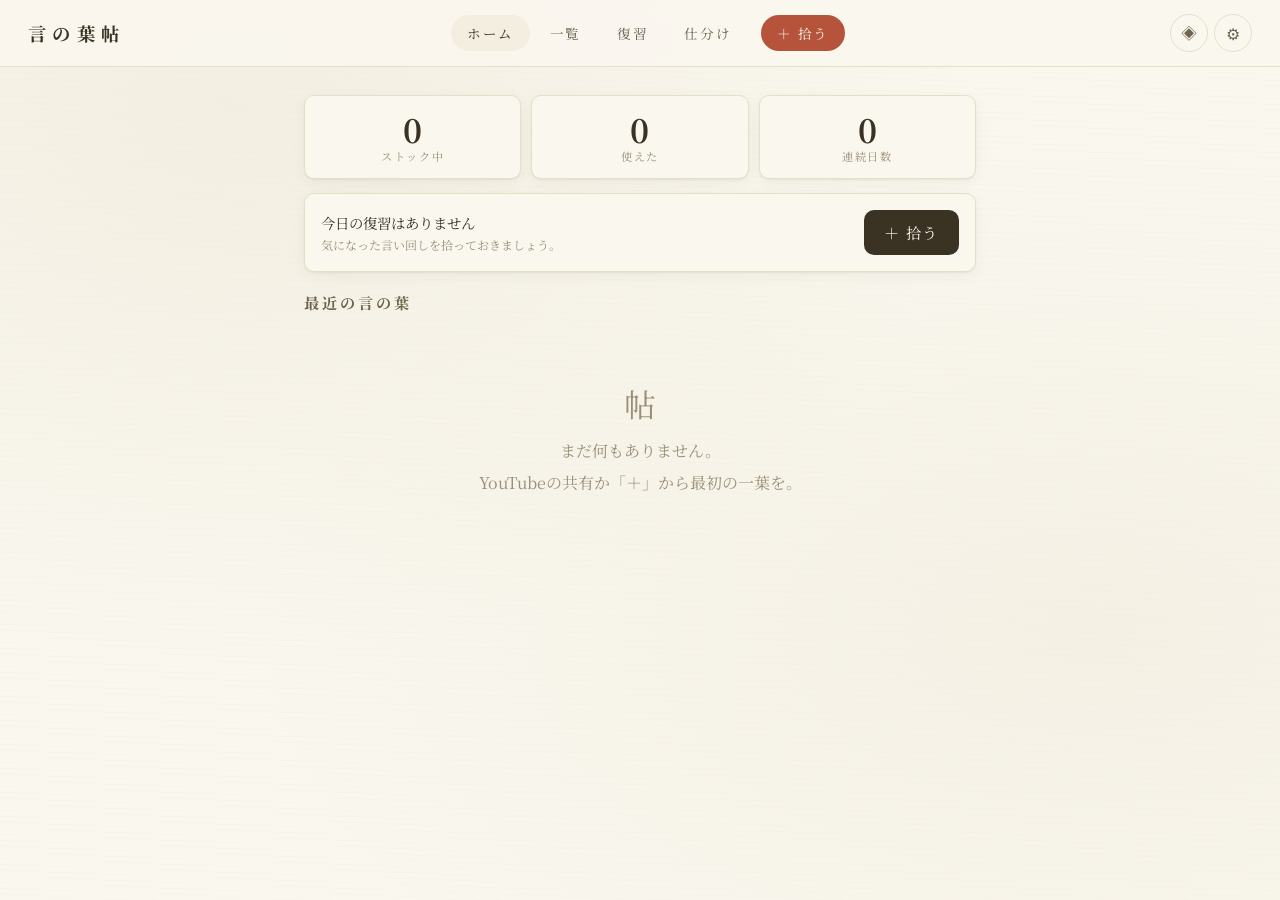
<file: index.html>
<!DOCTYPE html>
<html lang="ja">
<head>
  <meta charset="UTF-8">
  <meta name="viewport" content="width=device-width, initial-scale=1, viewport-fit=cover">
  <meta name="theme-color" content="#FAF7EF">
  <meta name="description" content="見聞きした良い言い回しをワンタップでストックし、間隔反復で定着させるフレーズ帳">
  <title>言の葉帖 — Phrase Stock</title>
  <link rel="manifest" href="./manifest.json">
  <link rel="icon" href="./icons/icon-192.png" type="image/png">
  <link rel="apple-touch-icon" href="./icons/icon-192.png">
  <link rel="preconnect" href="https://fonts.googleapis.com">
  <link rel="preconnect" href="https://fonts.gstatic.com" crossorigin>
  <link href="https://fonts.googleapis.com/css2?family=Noto+Serif+JP:wght@400;500;700&display=swap" rel="stylesheet">
  <link rel="stylesheet" href="./css/style.css">
</head>
<body>
  <header class="app-header">
    <a class="brand" href="#/home">言の葉帖</a>
    <nav class="desktop-nav" aria-label="メインナビゲーション(PC)">
      <a href="#/home" data-route="home">ホーム</a>
      <a href="#/gallery" data-route="gallery">一覧</a>
      <a href="#/review" data-route="review">復習<span class="badge review-badge" hidden></span></a>
      <a href="#/sort" data-route="sort">仕分け<span class="badge sort-badge" hidden></span></a>
      <a href="#/capture" data-route="capture" class="nav-capture">＋ 拾う</a>
    </nav>
    <div class="header-actions">
      <button id="btn-flow" class="icon-btn" title="流し見ビュー" aria-label="流し見ビュー">◈</button>
      <button id="btn-settings" class="icon-btn" title="設定" aria-label="設定">⚙</button>
    </div>
  </header>

  <main id="view" aria-live="polite"></main>

  <nav class="tabbar" aria-label="メインナビゲーション">
    <a href="#/home" data-route="home"><span class="tab-icon">◻</span>ホーム</a>
    <a href="#/gallery" data-route="gallery"><span class="tab-icon">▤</span>一覧</a>
    <a href="#/capture" data-route="capture" class="tab-fab" aria-label="キャプチャ">＋</a>
    <a href="#/review" data-route="review"><span class="tab-icon">↻</span>復習<span class="badge review-badge" hidden></span></a>
    <a href="#/sort" data-route="sort"><span class="tab-icon">✎</span>仕分け<span class="badge sort-badge" hidden></span></a>
  </nav>

  <dialog id="settings-dialog">
    <form method="dialog" class="settings-form">
      <h2>設定</h2>
      <label for="gemini-key">Gemini APIキー</label>
      <input type="password" id="gemini-key" placeholder="AIza..." autocomplete="off">
      <p class="hint">仕分けタイムのタグ自動提案に使います。キーは端末内(localStorage)にのみ保存されます。<a href="https://aistudio.google.com/apikey" target="_blank" rel="noopener">取得はこちら</a></p>
      <div class="settings-row">
        <button type="button" id="btn-export" class="ghost-btn">データ書き出し</button>
        <button type="button" id="btn-import" class="ghost-btn">読み込み</button>
        <input type="file" id="import-file" accept="application/json" hidden>
      </div>
      <p class="hint">Androidでは「ホーム画面に追加」すると、YouTubeアプリの共有メニューから直接この帖に送れるようになります。</p>
      <div class="settings-row settings-row--end">
        <button value="cancel" class="ghost-btn">閉じる</button>
        <button value="save" id="btn-save-settings" class="primary-btn">保存</button>
      </div>
    </form>
  </dialog>

  <div id="toast" class="toast" hidden></div>

  <script type="module" src="./js/app.js"></script>
</body>
</html>
</file>
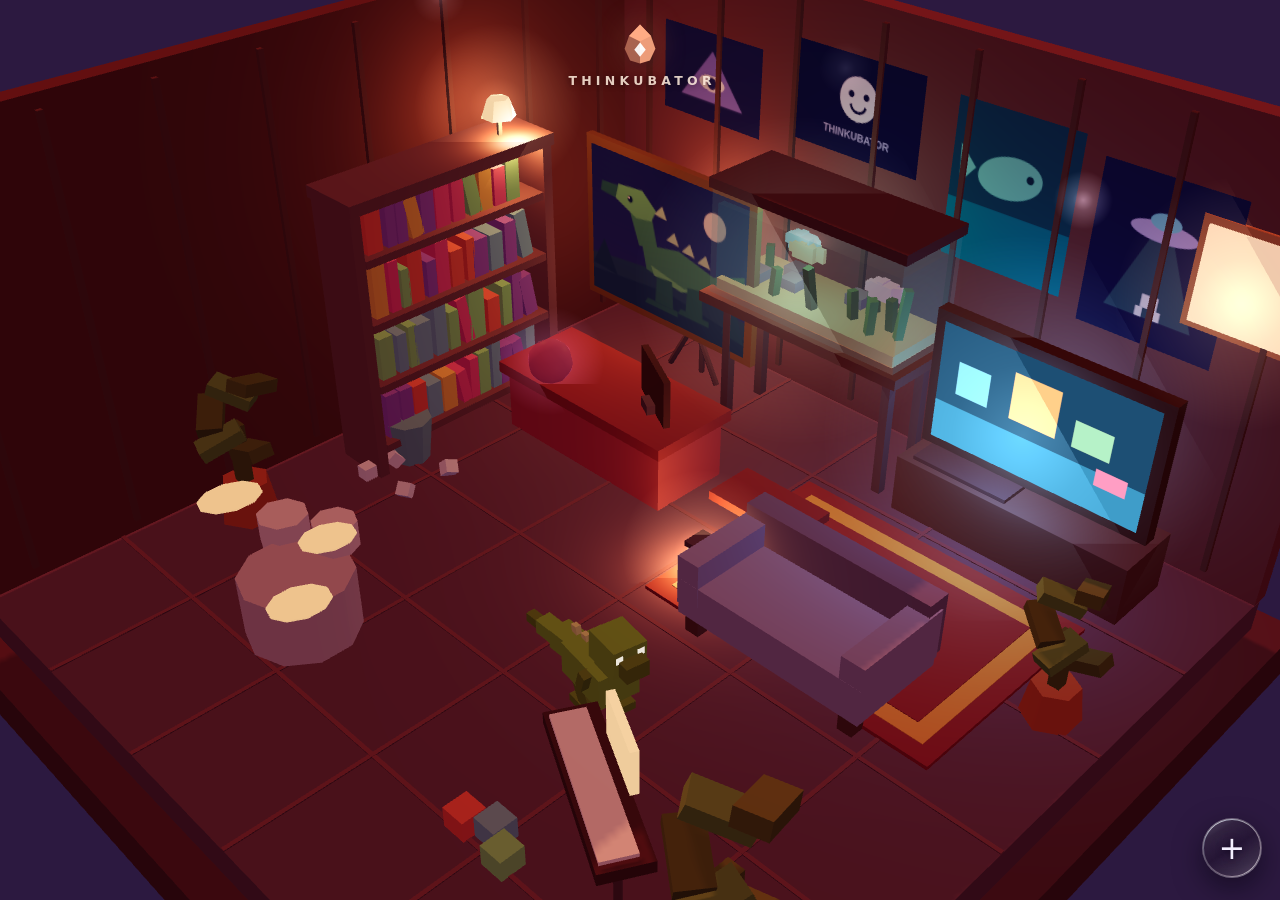
<file: room/index.html>
<!doctype html>
<html lang="en">
  <head>
    <meta charset="utf-8" />
    <meta
      name="viewport"
      content="width=device-width, initial-scale=1, maximum-scale=1, user-scalable=no, viewport-fit=cover"
    />
    <title>Thinkubator</title>
    <meta name="description" content="A low-poly room where the furniture keeps your business English phrases." />
    <meta name="theme-color" content="#140d26" />
    <meta name="mobile-web-app-capable" content="yes" />
    <meta name="apple-mobile-web-app-capable" content="yes" />
    <meta name="apple-mobile-web-app-status-bar-style" content="black-translucent" />
    <link rel="manifest" href="./manifest.webmanifest" />
    <link rel="icon" href="./icons/icon-192.png" />
    <link rel="apple-touch-icon" href="./icons/icon-192.png" />
    <link rel="stylesheet" href="./css/style.css" />
  </head>
  <body>
    <canvas id="stage"></canvas>
    <div id="ui"></div>

    <div id="loader">
      <div class="loader-cube"><i></i><i></i><i></i></div>
    </div>

    <script type="module" src="./js/app.js"></script>
  </body>
</html>
</file>
<file: css/style.css>
/* ============ 和紙パレット ============ */
:root {
  --washi: #FAF7EF;
  --washi-deep: #F3EEDF;
  --line: #E5DFC8;
  --ink: #3A3324;
  --ink-soft: #6E6450;
  --ink-faint: #9A8F76;
  --accent: #B5543B;      /* 朱 */
  --accent-soft: #F2E3DC;
  --ok: #5B7A4E;
  --serif: "Noto Serif JP", "Hiragino Mincho ProN", "Yu Mincho", "BIZ UDMincho", serif;
  --radius: 10px;
  --shadow: 0 1px 2px rgba(58, 51, 36, 0.06), 0 4px 14px rgba(58, 51, 36, 0.05);
  --tabbar-h: 60px;
}

* { box-sizing: border-box; }

[hidden] { display: none !important; }

html, body {
  margin: 0;
  padding: 0;
  background: var(--washi);
  color: var(--ink);
  font-family: var(--serif);
  -webkit-font-smoothing: antialiased;
}

body {
  min-height: 100dvh;
  /* 和紙の繊維感 */
  background-image:
    radial-gradient(ellipse at 18% 12%, rgba(229, 223, 200, 0.35) 0%, transparent 50%),
    radial-gradient(ellipse at 85% 70%, rgba(229, 223, 200, 0.28) 0%, transparent 55%),
    repeating-linear-gradient(2deg, transparent 0 5px, rgba(58, 51, 36, 0.012) 5px 6px);
}

a { color: inherit; }
button { font-family: inherit; }

/* ============ ヘッダー / ナビ ============ */
.app-header {
  position: sticky;
  top: 0;
  z-index: 20;
  display: flex;
  align-items: center;
  justify-content: space-between;
  padding: calc(10px + env(safe-area-inset-top)) 16px 10px;
  background: rgba(250, 247, 239, 0.92);
  backdrop-filter: blur(6px);
  border-bottom: 1px solid var(--line);
}

.brand {
  font-size: 1.15rem;
  font-weight: 700;
  letter-spacing: 0.35em;
  text-decoration: none;
}

.header-actions { display: flex; gap: 6px; }

/* PC用ヘッダーナビ(880px以上で表示、ボトムタブと入れ替え) */
.desktop-nav { display: none; }

.icon-btn {
  width: 38px;
  height: 38px;
  border: 1px solid var(--line);
  border-radius: 50%;
  background: var(--washi);
  color: var(--ink-soft);
  font-size: 1rem;
  cursor: pointer;
}
.icon-btn:active { background: var(--washi-deep); }

main {
  max-width: 640px;
  margin: 0 auto;
  padding: 16px 16px calc(var(--tabbar-h) + 28px + env(safe-area-inset-bottom));
}

.tabbar {
  position: fixed;
  bottom: 0;
  left: 0;
  right: 0;
  z-index: 20;
  display: flex;
  justify-content: space-around;
  align-items: center;
  height: calc(var(--tabbar-h) + env(safe-area-inset-bottom));
  padding-bottom: env(safe-area-inset-bottom);
  background: rgba(250, 247, 239, 0.96);
  backdrop-filter: blur(6px);
  border-top: 1px solid var(--line);
}

.tabbar a {
  position: relative;
  display: flex;
  flex-direction: column;
  align-items: center;
  gap: 2px;
  font-size: 0.68rem;
  color: var(--ink-faint);
  text-decoration: none;
  min-width: 56px;
}
.tabbar a.active { color: var(--ink); }
.tab-icon { font-size: 1.05rem; line-height: 1; }

.tab-fab {
  width: 52px;
  height: 52px;
  margin-top: -22px;
  border-radius: 50%;
  background: var(--accent);
  color: #FAF7EF !important;
  font-size: 1.7rem !important;
  justify-content: center;
  box-shadow: 0 4px 12px rgba(181, 84, 59, 0.35);
}

.badge {
  position: absolute;
  top: -4px;
  right: 2px;
  min-width: 16px;
  height: 16px;
  padding: 0 4px;
  border-radius: 8px;
  background: var(--accent);
  color: #fff;
  font-size: 0.62rem;
  line-height: 16px;
  text-align: center;
}

/* ============ 共通部品 ============ */
.section-title {
  margin: 20px 0 10px;
  font-size: 0.95rem;
  letter-spacing: 0.2em;
  color: var(--ink-soft);
}

.card {
  background: var(--washi);
  border: 1px solid var(--line);
  border-radius: var(--radius);
  box-shadow: var(--shadow);
}

.pill {
  display: inline-block;
  padding: 3px 10px;
  border-radius: 999px;
  border: 1px solid var(--line);
  font-size: 0.72rem;
  color: var(--ink-soft);
  background: var(--washi-deep);
  white-space: nowrap;
}

.primary-btn {
  padding: 12px 20px;
  border: none;
  border-radius: var(--radius);
  background: var(--ink);
  color: var(--washi);
  font-size: 0.95rem;
  letter-spacing: 0.1em;
  cursor: pointer;
}
.primary-btn:disabled { opacity: 0.4; }

.ghost-btn {
  padding: 10px 16px;
  border: 1px solid var(--line);
  border-radius: var(--radius);
  background: transparent;
  color: var(--ink-soft);
  font-size: 0.85rem;
  cursor: pointer;
}

.accent-btn {
  padding: 12px 20px;
  border: none;
  border-radius: var(--radius);
  background: var(--accent);
  color: #fff;
  font-size: 0.95rem;
  letter-spacing: 0.1em;
  cursor: pointer;
}

.empty-state {
  text-align: center;
  padding: 48px 16px;
  color: var(--ink-faint);
  line-height: 2;
}
.empty-state .big { font-size: 2rem; }

/* ============ ホーム ============ */
.summary-grid {
  display: grid;
  grid-template-columns: repeat(3, 1fr);
  gap: 10px;
}

.summary-card {
  padding: 14px 8px;
  text-align: center;
}
.summary-card .num {
  font-size: 1.7rem;
  font-weight: 700;
  line-height: 1.2;
}
.summary-card .label {
  font-size: 0.7rem;
  color: var(--ink-faint);
  letter-spacing: 0.15em;
}

.review-cta {
  display: flex;
  align-items: center;
  justify-content: space-between;
  gap: 12px;
  margin-top: 14px;
  padding: 16px;
}
.review-cta p { margin: 0; font-size: 0.9rem; }
.review-cta .sub { color: var(--ink-faint); font-size: 0.75rem; margin-top: 4px; }

.recent-item {
  padding: 12px 14px;
  margin-bottom: 8px;
  font-size: 0.9rem;
  line-height: 1.7;
}
.recent-item .meta {
  margin-top: 4px;
  font-size: 0.7rem;
  color: var(--ink-faint);
}

/* ============ キャプチャ ============ */
.capture-form { display: flex; flex-direction: column; gap: 14px; }

.video-preview {
  display: flex;
  gap: 12px;
  padding: 10px;
  align-items: center;
}
.video-preview img {
  width: 120px;
  aspect-ratio: 16 / 9;
  object-fit: cover;
  border-radius: 6px;
  border: 1px solid var(--line);
  background: var(--washi-deep);
}
.video-preview .v-meta { min-width: 0; flex: 1; }
.video-preview .v-title {
  font-size: 0.82rem;
  font-weight: 500;
  line-height: 1.5;
  display: -webkit-box;
  -webkit-line-clamp: 2;
  -webkit-box-orient: vertical;
  overflow: hidden;
}
.video-preview .v-channel {
  font-size: 0.72rem;
  color: var(--ink-faint);
  margin-top: 3px;
}
.time-chip {
  display: inline-block;
  margin-top: 5px;
  padding: 1px 8px;
  border-radius: 4px;
  background: var(--ink);
  color: var(--washi);
  font-size: 0.7rem;
  letter-spacing: 0.05em;
}

.capture-form textarea {
  width: 100%;
  min-height: 120px;
  padding: 14px;
  border: 1px solid var(--line);
  border-radius: var(--radius);
  background: #fff;
  font-family: var(--serif);
  font-size: 1.05rem;
  line-height: 1.9;
  color: var(--ink);
  resize: vertical;
}
.capture-form textarea:focus {
  outline: none;
  border-color: var(--ink-faint);
}

.capture-form input[type="text"] {
  width: 100%;
  padding: 10px 14px;
  border: 1px solid var(--line);
  border-radius: var(--radius);
  background: #fff;
  font-family: var(--serif);
  font-size: 0.9rem;
  color: var(--ink);
}

.field-label {
  font-size: 0.78rem;
  color: var(--ink-soft);
  letter-spacing: 0.1em;
  margin-bottom: 6px;
  display: block;
}
.field-label .opt { color: var(--ink-faint); font-size: 0.68rem; }

/* --- 1画面1入力(シンプルキャプチャ) --- */
.capture-simple { gap: 12px; padding-top: 6px; }

.capture-main {
  min-height: 46vh;
  font-size: 1.2rem !important;
  line-height: 2 !important;
  resize: none !important;
}
.capture-main::placeholder {
  color: var(--ink-faint);
  line-height: 2;
}

.capture-bar {
  display: flex;
  align-items: center;
  justify-content: space-between;
  gap: 12px;
}
.capture-bar .primary-btn { padding: 12px 30px; }

.linky {
  background: none;
  border: none;
  font-family: var(--serif);
  font-size: 0.85rem;
  letter-spacing: 0.08em;
  color: var(--ink-soft);
  cursor: pointer;
  padding: 8px 4px;
}
.linky:active { color: var(--ink); }

.video-preview { position: relative; }
.vp-clear {
  position: absolute;
  top: 6px;
  right: 6px;
  width: 26px;
  height: 26px;
  border-radius: 50%;
  border: 1px solid var(--line);
  background: var(--washi);
  color: var(--ink-soft);
  font-size: 0.9rem;
  line-height: 1;
  cursor: pointer;
}

@media (min-width: 880px) {
  .capture-main { min-height: 260px; }
}

/* ============ ギャラリー ============ */
.tag-filter {
  display: flex;
  gap: 8px;
  overflow-x: auto;
  padding: 2px 2px 12px;
  scrollbar-width: none;
  -webkit-overflow-scrolling: touch;
}
.tag-filter::-webkit-scrollbar { display: none; }

.tag-filter .pill { cursor: pointer; flex-shrink: 0; }
.tag-filter .pill.active {
  background: var(--ink);
  color: var(--washi);
  border-color: var(--ink);
}

.masonry {
  columns: 2;
  column-gap: 12px;
}
@media (min-width: 560px) { .masonry { columns: 3; } }

.phrase-card {
  break-inside: avoid;
  margin-bottom: 12px;
  padding: 14px;
  display: flow-root;
}

.phrase-card .p-text {
  font-size: 0.95rem;
  line-height: 1.9;
  margin: 0 0 10px;
  word-break: break-word;
}

.phrase-card .p-tags {
  display: flex;
  flex-wrap: wrap;
  gap: 5px;
  margin-bottom: 8px;
}

.tag-badge {
  display: inline-block;
  padding: 2px 8px;
  border-radius: 999px;
  font-size: 0.65rem;
  letter-spacing: 0.05em;
}

.phrase-card .p-source {
  display: flex;
  align-items: center;
  gap: 8px;
  font-size: 0.68rem;
  color: var(--ink-faint);
  text-decoration: none;
}
.phrase-card .p-source img {
  width: 44px;
  aspect-ratio: 16 / 9;
  object-fit: cover;
  border-radius: 4px;
  border: 1px solid var(--line);
}
.phrase-card .p-source .s-title {
  display: -webkit-box;
  -webkit-line-clamp: 2;
  -webkit-box-orient: vertical;
  overflow: hidden;
  min-width: 0;
}
.phrase-card .unsorted-dot {
  display: inline-block;
  width: 7px;
  height: 7px;
  border-radius: 50%;
  background: var(--accent);
  margin-right: 4px;
  vertical-align: 1px;
}
.phrase-card .p-used {
  font-size: 0.65rem;
  color: var(--ok);
  margin-top: 6px;
}

/* ============ 復習(フラッシュカード) ============ */
.flash-wrap {
  display: flex;
  flex-direction: column;
  align-items: center;
  gap: 18px;
  padding-top: 8vh;
}

.flash-card {
  width: 100%;
  padding: 34px 24px;
  text-align: center;
  animation: cardIn 0.35s ease;
}
@keyframes cardIn {
  from { opacity: 0; transform: translateY(14px); }
  to { opacity: 1; transform: none; }
}

.flash-card .f-text {
  font-size: 1.45rem;
  font-weight: 500;
  line-height: 2;
  margin: 0 0 20px;
}

.flash-card .f-source {
  font-size: 0.75rem;
  color: var(--ink-faint);
  line-height: 1.8;
}
.flash-card .f-source a { color: var(--ink-soft); }

.flash-progress {
  font-size: 0.75rem;
  color: var(--ink-faint);
  letter-spacing: 0.2em;
}

.flash-actions {
  display: flex;
  gap: 12px;
  width: 100%;
}
.flash-actions button { flex: 1; padding: 16px 8px; }

/* ============ 仕分けタイム ============ */
.sort-item { padding: 14px; margin-bottom: 12px; }
.sort-item .s-text {
  font-size: 0.95rem;
  line-height: 1.8;
  margin: 0 0 8px;
}
.sort-item .s-meta {
  font-size: 0.68rem;
  color: var(--ink-faint);
  margin-bottom: 10px;
}
.sort-tags {
  display: flex;
  flex-wrap: wrap;
  gap: 6px;
  margin-bottom: 10px;
}
.sort-tags .pill { cursor: pointer; }
.sort-tags .pill.on {
  background: var(--ink);
  color: var(--washi);
  border-color: var(--ink);
}
.sort-actions { display: flex; gap: 8px; flex-wrap: wrap; align-items: center; }
.sort-actions .grow { flex: 1; }
.tag-input {
  padding: 7px 10px;
  border: 1px dashed var(--line);
  border-radius: 999px;
  background: transparent;
  font-family: var(--serif);
  font-size: 0.75rem;
  width: 110px;
  color: var(--ink);
}
.danger-link {
  background: none;
  border: none;
  color: var(--accent);
  font-size: 0.75rem;
  cursor: pointer;
  padding: 6px;
}
.ai-note { font-size: 0.7rem; color: var(--ink-faint); }

/* ============ 斜めループビュー ============ */
.flow-overlay {
  position: fixed;
  inset: 0;
  z-index: 50;
  background: var(--washi);
  overflow: hidden;
  touch-action: none;
  background-image:
    radial-gradient(ellipse at 20% 10%, rgba(229, 223, 200, 0.4) 0%, transparent 55%),
    radial-gradient(ellipse at 80% 80%, rgba(229, 223, 200, 0.3) 0%, transparent 55%);
}

.flow-close {
  position: absolute;
  top: calc(14px + env(safe-area-inset-top));
  left: 16px;
  z-index: 52;
  width: 40px;
  height: 40px;
  border-radius: 50%;
  border: 1px solid var(--line);
  background: rgba(250, 247, 239, 0.9);
  color: var(--ink);
  font-size: 1.1rem;
  cursor: pointer;
}

.flow-counter {
  position: absolute;
  top: calc(20px + env(safe-area-inset-top));
  right: 20px;
  z-index: 52;
  font-size: 0.8rem;
  letter-spacing: 0.25em;
  color: var(--ink-soft);
  font-variant-numeric: tabular-nums;
}
.flow-counter .cur { font-size: 1.3rem; color: var(--ink); }

.flow-stage {
  position: absolute;
  inset: -30%;
  display: flex;
  justify-content: center;
  transform: rotate(-9deg);
}

.flow-track {
  width: min(72vw, 340px);
  will-change: transform;
}

.flow-card {
  margin-bottom: 20px;
  padding: 20px 18px;
  background: var(--washi);
  border: 1px solid var(--line);
  border-radius: var(--radius);
  box-shadow: var(--shadow);
  transition: opacity 0.3s;
}
.flow-card .p-text {
  font-size: 1.02rem;
  line-height: 2;
  margin: 0;
}
.flow-card .p-meta {
  margin-top: 10px;
  font-size: 0.65rem;
  color: var(--ink-faint);
}
.flow-card.center-near {
  border-color: var(--ink-faint);
}

/* ============ 設定 ============ */
dialog {
  border: 1px solid var(--line);
  border-radius: var(--radius);
  background: var(--washi);
  color: var(--ink);
  max-width: min(92vw, 420px);
  width: 100%;
  padding: 22px;
  font-family: var(--serif);
}
dialog::backdrop { background: rgba(58, 51, 36, 0.35); }

.settings-form h2 {
  margin: 0 0 16px;
  font-size: 1.05rem;
  letter-spacing: 0.2em;
}
.settings-form label {
  display: block;
  font-size: 0.8rem;
  color: var(--ink-soft);
  margin-bottom: 6px;
}
.settings-form input[type="password"] {
  width: 100%;
  padding: 10px 12px;
  border: 1px solid var(--line);
  border-radius: var(--radius);
  font-size: 0.9rem;
  background: #fff;
  font-family: var(--serif);
}
.settings-form .hint {
  font-size: 0.72rem;
  color: var(--ink-faint);
  line-height: 1.8;
}
.settings-row { display: flex; gap: 8px; margin: 12px 0; }
.settings-row--end { justify-content: flex-end; margin-bottom: 0; }

/* ============ PC(880px以上) ============ */
.kbd-hint { display: none; }

@media (min-width: 880px) {
  .tabbar { display: none; }

  .app-header { padding: 14px 28px; }

  .desktop-nav {
    display: flex;
    align-items: center;
    gap: 4px;
    flex: 1;
    justify-content: center;
  }
  .desktop-nav a {
    position: relative;
    padding: 8px 16px;
    border-radius: 999px;
    text-decoration: none;
    font-size: 0.85rem;
    letter-spacing: 0.12em;
    color: var(--ink-soft);
  }
  .desktop-nav a.active {
    background: var(--washi-deep);
    color: var(--ink);
  }
  .desktop-nav a.nav-capture {
    margin-left: 10px;
    background: var(--accent);
    color: #FAF7EF;
  }
  .desktop-nav .badge { top: 0; right: 2px; }

  main {
    max-width: 720px;
    padding: 28px 24px 60px;
  }

  /* ギャラリーは広く使う */
  body[data-route="gallery"] main { max-width: 1100px; }
  .masonry { columns: 3; column-gap: 16px; }

  .flash-wrap { max-width: 560px; margin: 0 auto; }
  .flash-card .f-text { font-size: 1.6rem; }

  .flow-track { width: clamp(320px, 26vw, 420px); }

  .toast { bottom: 48px; }

  .kbd-hint { display: inline; color: var(--ink-faint); }

  .summary-card .num { font-size: 2rem; }
}

@media (min-width: 1240px) {
  body[data-route="gallery"] .masonry { columns: 4; }
}

/* ホバー(マウス環境のみ) */
@media (hover: hover) and (pointer: fine) {
  .phrase-card,
  .recent-item {
    transition: transform 0.18s ease, box-shadow 0.18s ease;
  }
  .phrase-card:hover,
  .recent-item:hover {
    transform: translateY(-2px);
    box-shadow: 0 2px 4px rgba(58, 51, 36, 0.07), 0 10px 24px rgba(58, 51, 36, 0.08);
  }
  .primary-btn:hover, .accent-btn:hover { filter: brightness(1.12); }
  .ghost-btn:hover, .icon-btn:hover { background: var(--washi-deep); }
  .desktop-nav a:hover { color: var(--ink); }
  .tag-filter .pill:hover:not(.active) { border-color: var(--ink-faint); }
  .sort-tags .pill:hover:not(.on) { border-color: var(--ink-faint); }
}

/* ============ トースト ============ */
.toast {
  position: fixed;
  bottom: calc(var(--tabbar-h) + 20px + env(safe-area-inset-bottom));
  left: 50%;
  transform: translateX(-50%);
  z-index: 60;
  background: var(--ink);
  color: var(--washi);
  padding: 10px 20px;
  border-radius: 999px;
  font-size: 0.82rem;
  letter-spacing: 0.08em;
  box-shadow: var(--shadow);
  animation: toastIn 0.25s ease;
  max-width: 86vw;
}
@keyframes toastIn {
  from { opacity: 0; transform: translate(-50%, 8px); }
  to { opacity: 1; transform: translate(-50%, 0); }
}
</file>
<file: room/css/style.css>
/* Phrase Room — night-lit, low-poly. Deliberately few words on screen. */
:root {
  --ink: #efe9ff;
  --ink-soft: rgba(239, 233, 255, 0.62);

  /* Frosted glass: neutral in hue, so panels read as clear glass over the room
     rather than as another purple surface. */
  --glass-base: rgba(16, 14, 26, 0.22);
  --glass-sheen: linear-gradient(
    148deg,
    rgba(255, 255, 255, 0.28) 0%,
    rgba(255, 255, 255, 0.07) 24%,
    rgba(255, 255, 255, 0.015) 50%,
    rgba(255, 255, 255, 0.1) 76%,
    rgba(255, 255, 255, 0.24) 100%
  );
  --glass-blur: blur(30px) saturate(185%) brightness(1.05);
  --glass-line: rgba(255, 255, 255, 0.26);
  --glass-edge: inset 0 1px 0 rgba(255, 255, 255, 0.5), inset 0 -1px 0 rgba(255, 255, 255, 0.12),
    inset 1px 0 0 rgba(255, 255, 255, 0.14), inset -1px 0 0 rgba(255, 255, 255, 0.14);
  --glass-drop: 0 20px 52px rgba(3, 2, 10, 0.46);
  /* Chrome-like rim: a bright edge that catches "light" on two corners. */
  --glass-rim: linear-gradient(
    140deg,
    rgba(255, 255, 255, 0.92) 0%,
    rgba(198, 224, 255, 0.3) 20%,
    rgba(255, 255, 255, 0.03) 45%,
    rgba(255, 214, 236, 0.26) 68%,
    rgba(255, 255, 255, 0.8) 100%
  );

  --line: rgba(255, 255, 255, 0.14);
  --accent: #c9b6ff;
  --safe-b: env(safe-area-inset-bottom, 0px);
  --safe-t: env(safe-area-inset-top, 0px);

  /* Night is the default; the other slots override these on <body>. */
  --logo-ink: #efe9ff;
  --logo-accent: #c3b0ff;
  --logo-glow: rgba(150, 120, 240, 0.45);

  --sky: radial-gradient(120% 80% at 50% 18%, #3b2a6b 0%, #241a48 42%, #140d26 74%, #0b0718 100%),
    radial-gradient(60% 40% at 12% 88%, rgba(94, 60, 140, 0.55), transparent 70%),
    radial-gradient(50% 40% at 88% 78%, rgba(58, 92, 148, 0.4), transparent 70%);
  --sky-base: #0d0819;

  color-scheme: dark;
}

body[data-time="dawn"] {
  --logo-ink: #fff1e6;
  --logo-accent: #ffb9a2;
  --logo-glow: rgba(255, 150, 120, 0.4);
  --glass-base: rgba(22, 15, 28, 0.34);
  --glass-blur: blur(30px) saturate(160%) brightness(0.82);
  --sky: radial-gradient(120% 80% at 50% 16%, #ffb68e 0%, #bb789c 34%, #5d4076 66%, #2b1c42 100%),
    radial-gradient(60% 40% at 14% 86%, rgba(255, 150, 120, 0.4), transparent 70%),
    radial-gradient(50% 40% at 86% 80%, rgba(120, 90, 170, 0.4), transparent 70%);
  --sky-base: #2b1c42;
}

body[data-time="day"] {
  --logo-ink: #43301f;
  --logo-accent: #8c5a2c;
  --logo-glow: rgba(255, 236, 200, 0.55);
  /* A sunlit room behind the glass would swallow white text, so daylight gets
     a smoked pane: still see-through, but dark enough to read against. */
  --glass-base: rgba(18, 13, 24, 0.42);
  --glass-blur: blur(30px) saturate(135%) brightness(0.62);
  --glass-line: rgba(255, 255, 255, 0.32);
  --glass-sheen: linear-gradient(
    148deg,
    rgba(255, 255, 255, 0.18) 0%,
    rgba(255, 255, 255, 0.04) 26%,
    rgba(255, 255, 255, 0.01) 52%,
    rgba(255, 255, 255, 0.06) 78%,
    rgba(255, 255, 255, 0.15) 100%
  );
  --sky: radial-gradient(120% 80% at 50% 14%, #fdf3de 0%, #ffdfb2 26%, #a9c8ea 60%, #6e8fc4 100%),
    radial-gradient(60% 40% at 12% 88%, rgba(255, 214, 150, 0.5), transparent 70%),
    radial-gradient(55% 42% at 88% 80%, rgba(150, 190, 235, 0.45), transparent 70%);
  --sky-base: #6e8fc4;
}

body[data-time="dusk"] {
  --logo-ink: #ffeede;
  --logo-accent: #ffab84;
  --logo-glow: rgba(255, 140, 100, 0.42);
  --glass-base: rgba(22, 13, 26, 0.36);
  --glass-blur: blur(30px) saturate(155%) brightness(0.8);
  --sky: radial-gradient(120% 80% at 50% 18%, #ffa662 0%, #d2648a 30%, #6e3a76 64%, #2c1940 100%),
    radial-gradient(60% 40% at 14% 86%, rgba(255, 160, 110, 0.45), transparent 70%),
    radial-gradient(50% 40% at 86% 80%, rgba(130, 90, 180, 0.4), transparent 70%);
  --sky-base: #2c1940;
}

* {
  box-sizing: border-box;
  -webkit-tap-highlight-color: transparent;
}

[hidden] {
  display: none !important;
}

html,
body {
  margin: 0;
  height: 100%;
  overflow: hidden;
  overscroll-behavior: none;
  background: var(--sky-base);
  color: var(--ink);
  font-family: "Inter", "Segoe UI", system-ui, -apple-system, sans-serif;
  touch-action: none;
}

body::before {
  /* The world outside the diorama. */
  content: "";
  position: fixed;
  inset: 0;
  background: var(--sky);
  transition: background 0.6s ease;
  z-index: -1;
}

#stage {
  position: fixed;
  inset: 0;
  width: 100%;
  height: 100%;
  display: block;
  touch-action: none;
}

#ui {
  position: fixed;
  inset: 0;
  pointer-events: none;
}

#ui > * {
  pointer-events: auto;
}

/* ---------- loader ---------- */
#loader {
  position: fixed;
  inset: 0;
  display: grid;
  place-items: center;
  background: #100a20;
  transition: opacity 0.6s ease;
  z-index: 60;
}

#loader.is-out {
  opacity: 0;
  pointer-events: none;
}

.loader-cube {
  display: flex;
  gap: 10px;
}

.loader-cube i {
  width: 14px;
  height: 14px;
  background: #8f7fe0;
  border-radius: 3px;
  animation: bounce 1.1s infinite ease-in-out;
}

.loader-cube i:nth-child(2) {
  animation-delay: 0.14s;
  background: #c9b6ff;
}

.loader-cube i:nth-child(3) {
  animation-delay: 0.28s;
  background: #8affd1;
}

@keyframes bounce {
  0%,
  70%,
  100% {
    transform: translateY(0) scale(0.9);
    opacity: 0.5;
  }
  35% {
    transform: translateY(-14px) scale(1);
    opacity: 1;
  }
}

/* A polished rim on every glass surface: a gradient ring masked to the border. */
.sheet::after,
.detail-card::after,
.word-popup::after,
.speech-inner::after,
.hint::after,
.chip-btn::after,
.fab::after {
  content: "";
  position: absolute;
  inset: 0;
  border-radius: inherit;
  padding: 1.2px;
  background: var(--glass-rim);
  -webkit-mask: linear-gradient(#000 0 0) content-box, linear-gradient(#000 0 0);
  -webkit-mask-composite: xor;
  mask: linear-gradient(#000 0 0) content-box, linear-gradient(#000 0 0);
  mask-composite: exclude;
  pointer-events: none;
}

/* Text stays legible even where the room behind the glass is bright. */
.phrase-text,
.speech-text,
.wp-meaning,
.wp-word,
.sheet-titles h2,
.ed-input,
.ed-preview {
  text-shadow: 0 1px 3px rgba(6, 3, 16, 0.5);
}

/* ---------- low-poly icons ---------- */
.ico {
  display: inline-flex;
  line-height: 0;
}

.ico svg {
  width: 1em;
  height: 1em;
  display: block;
  filter: drop-shadow(0 1px 2px rgba(4, 2, 12, 0.55));
}

.icon-btn .ico {
  font-size: 17px;
}

.sheet-glyph {
  color: var(--accent);
}

.hint-glyph {
  font-size: 15px;
  color: var(--accent);
}

/* ---------- floating chrome ---------- */
.fab,
.chip-btn {
  position: fixed;
  border: 1px solid var(--glass-line);
  background-color: var(--glass-base);
  background-image: var(--glass-sheen);
  backdrop-filter: var(--glass-blur);
  -webkit-backdrop-filter: var(--glass-blur);
  color: var(--ink);
  border-radius: 999px;
  display: grid;
  place-items: center;
  box-shadow: 0 10px 28px rgba(4, 2, 12, 0.5), var(--glass-edge);
  transition: transform 0.18s ease, opacity 0.25s ease;
}

.fab:active,
.chip-btn:active {
  transform: scale(0.9);
}

.fab {
  right: 18px;
  bottom: calc(22px + var(--safe-b));
  width: 60px;
  height: 60px;
  font-size: 32px;
  font-weight: 300;
  color: #f4efff;
  text-shadow: 0 1px 6px rgba(6, 3, 18, 0.6);
  z-index: 20;
}

.chip-btn {
  width: 46px;
  height: 46px;
  font-size: 19px;
  left: 18px;
  bottom: calc(28px + var(--safe-b));
  z-index: 20;
  animation: pop-in 0.3s ease both;
}

.list-btn {
  left: 74px;
}

@keyframes pop-in {
  from {
    opacity: 0;
    transform: scale(0.6) translateY(8px);
  }
  to {
    opacity: 1;
    transform: none;
  }
}

.hint {
  position: fixed;
  left: 50%;
  bottom: calc(94px + var(--safe-b));
  transform: translate(-50%, 10px);
  display: flex;
  align-items: center;
  gap: 8px;
  padding: 9px 16px;
  border-radius: 999px;
  background-color: var(--glass-base);
  background-image: var(--glass-sheen);
  border: 1px solid var(--glass-line);
  backdrop-filter: var(--glass-blur);
  -webkit-backdrop-filter: var(--glass-blur);
  font-size: 13px;
  letter-spacing: 0.04em;
  color: var(--ink-soft);
  opacity: 0;
  transition: opacity 0.35s ease, transform 0.35s ease;
  z-index: 25;
}

.hint.is-in {
  opacity: 1;
  transform: translate(-50%, 0);
}

/* ---------- title ---------- */
.logo {
  position: fixed;
  top: calc(22px + var(--safe-t));
  left: 0;
  right: 0;
  display: flex;
  flex-direction: column;
  align-items: center;
  gap: 7px;
  pointer-events: none;
  user-select: none;
  z-index: 5;
  color: var(--logo-ink);
  animation: logo-in 0.9s 0.2s cubic-bezier(0.2, 1, 0.3, 1) both;
}

@keyframes logo-in {
  from {
    opacity: 0;
    transform: translateY(-8px) scale(0.94);
  }
  to {
    opacity: 1;
    transform: none;
  }
}

.logo-mark {
  font-size: 44px;
  color: var(--logo-accent);
  filter: drop-shadow(0 0 16px var(--logo-glow)) drop-shadow(0 3px 6px rgba(6, 3, 16, 0.45));
}

.logo-mark svg {
  filter: none;
}

.logo-word {
  font-size: 12.5px;
  font-weight: 600;
  letter-spacing: 0.34em;
  text-indent: 0.34em;
  text-transform: uppercase;
  opacity: 0.86;
  text-shadow: 0 1px 6px rgba(6, 3, 16, 0.55);
}

/* ---------- bottom sheet ---------- */
.sheet {
  position: fixed;
  left: 0;
  right: 0;
  bottom: 0;
  max-height: 68vh;
  display: flex;
  flex-direction: column;
  background-color: var(--glass-base);
  background-image: var(--glass-sheen);
  backdrop-filter: var(--glass-blur);
  -webkit-backdrop-filter: var(--glass-blur);
  border-top: 1px solid var(--glass-line);
  border-radius: 26px 26px 0 0;
  box-shadow: 0 -18px 50px rgba(4, 2, 12, 0.5), var(--glass-edge);
  transform: translateY(102%);
  transition: transform 0.42s cubic-bezier(0.22, 1, 0.3, 1);
  z-index: 30;
  padding-bottom: var(--safe-b);
}

.sheet.is-in {
  transform: none;
}

.sheet::before {
  content: "";
  position: absolute;
  top: 9px;
  left: 50%;
  transform: translateX(-50%);
  width: 46px;
  height: 4px;
  border-radius: 99px;
  background: rgba(200, 180, 255, 0.28);
}

.sheet-head {
  display: flex;
  align-items: center;
  gap: 12px;
  padding: 26px 18px 12px;
}

.sheet-glyph {
  font-size: 26px;
  color: var(--accent);
  filter: drop-shadow(0 0 10px color-mix(in srgb, var(--accent) 60%, transparent));
}

.sheet-titles h2 {
  margin: 0;
  font-size: 16px;
  font-weight: 600;
  letter-spacing: 0.02em;
}

.sheet-hint {
  font-size: 11px;
  color: var(--ink-soft);
  letter-spacing: 0.08em;
  text-transform: uppercase;
}

.sheet-count {
  margin-left: auto;
  font-size: 12px;
  color: var(--accent);
  border: 1px solid var(--line);
  border-radius: 999px;
  padding: 2px 10px;
}

.sheet-body {
  overflow-y: auto;
  -webkit-overflow-scrolling: touch;
  touch-action: pan-y;
  padding: 4px 16px 22px;
  display: flex;
  flex-direction: column;
  gap: 12px;
}

/* ---------- cards ---------- */
.card {
  border: 1px solid rgba(255, 255, 255, 0.1);
  border-left: 2px solid var(--accent);
  border-radius: 16px;
  background: rgba(255, 255, 255, 0.055);
  padding: 14px 14px 8px;
  animation: card-in 0.45s cubic-bezier(0.2, 0.9, 0.25, 1) both;
}

@keyframes card-in {
  from {
    opacity: 0;
    transform: translateY(14px) scale(0.98);
  }
  to {
    opacity: 1;
    transform: none;
  }
}

.phrase-text {
  margin: 0;
  font-size: 17px;
  line-height: 1.62;
  letter-spacing: 0.01em;
}

.w {
  font: inherit;
  color: inherit;
  background: none;
  border: 0;
  padding: 0 2px;
  margin: 0 -2px;
  border-radius: 5px;
  transition: background 0.2s ease, color 0.2s ease;
}

.nb {
  white-space: nowrap;
}

.w:active {
  background: rgba(200, 180, 255, 0.2);
}

.w.has-note {
  color: var(--accent);
  text-decoration: underline dotted currentColor 1.5px;
  text-underline-offset: 4px;
  text-shadow: 0 0 14px color-mix(in srgb, var(--accent) 55%, transparent);
}

.card-foot {
  display: flex;
  align-items: center;
  gap: 6px;
  margin-top: 6px;
}

.card-spacer {
  flex: 1;
}

.card-dots {
  display: inline-flex;
  gap: 4px;
}

.card-dots i {
  width: 5px;
  height: 5px;
  border-radius: 99px;
  background: var(--accent);
  opacity: 0.55;
}

.icon-btn {
  border: 0;
  background: transparent;
  color: var(--ink-soft);
  font-size: 15px;
  width: 34px;
  height: 34px;
  border-radius: 10px;
  transition: background 0.2s ease, transform 0.15s ease;
}

.icon-btn:active {
  background: rgba(200, 180, 255, 0.14);
  transform: scale(0.9);
}

.empty,
.add-row {
  border: 1px dashed var(--line);
  background: transparent;
  color: var(--ink-soft);
  border-radius: 16px;
  font-size: 26px;
  font-weight: 300;
  padding: 18px;
  transition: border-color 0.2s ease, color 0.2s ease;
}

.empty {
  min-height: 130px;
  display: grid;
  place-items: center;
  font-size: 34px;
}

.empty:active,
.add-row:active {
  border-color: var(--accent);
  color: var(--accent);
}

/* ---------- detail ---------- */
.detail {
  position: fixed;
  inset: 0;
  display: grid;
  place-items: center;
  padding: 22px;
  background: rgba(6, 4, 12, 0.4);
  opacity: 0;
  transition: opacity 0.3s ease;
  z-index: 35;
}

.detail.is-in {
  opacity: 1;
}

.detail-card {
  position: relative;
  width: min(440px, 100%);
  border-radius: 24px;
  border: 1px solid var(--glass-line);
  background-color: var(--glass-base);
  background-image: var(--glass-sheen);
  backdrop-filter: var(--glass-blur);
  -webkit-backdrop-filter: var(--glass-blur);
  box-shadow: var(--glass-drop), var(--glass-edge);
  padding: 12px 18px 24px;
  transform: translateY(18px) scale(0.96);
  opacity: 0;
  transition: transform 0.42s cubic-bezier(0.2, 1, 0.3, 1), opacity 0.32s ease;
}

.detail.is-in .detail-card {
  transform: none;
  opacity: 1;
}

.detail-head {
  display: flex;
  align-items: center;
  gap: 6px;
  margin-bottom: 4px;
}

.detail-glyph {
  font-size: 24px;
  color: var(--accent);
  filter: drop-shadow(0 0 12px color-mix(in srgb, var(--accent) 60%, transparent));
}

.detail-card .phrase-text {
  font-size: 20px;
  line-height: 1.7;
}

/* ---------- word popup ---------- */
.popup-layer {
  position: fixed;
  inset: 0;
  z-index: 50;
}

.word-popup {
  position: fixed;
  border-radius: 20px;
  border: 1px solid var(--glass-line);
  background-color: rgba(16, 14, 26, 0.3);
  background-image: var(--glass-sheen);
  backdrop-filter: var(--glass-blur);
  -webkit-backdrop-filter: var(--glass-blur);
  box-shadow: var(--glass-drop), var(--glass-edge);
  padding: 14px 16px 12px;
  opacity: 0;
  transform: translateY(10px) scale(0.94);
  transition: opacity 0.28s ease, transform 0.36s cubic-bezier(0.2, 1, 0.3, 1);
}

.word-popup.is-in {
  opacity: 1;
  transform: none;
}

.wp-head {
  display: flex;
  align-items: center;
  gap: 10px;
}

.wp-icon {
  font-size: 26px;
  animation: icon-in 0.55s cubic-bezier(0.2, 1.4, 0.4, 1) both;
  filter: drop-shadow(0 0 12px var(--accent));
}

@keyframes icon-in {
  from {
    opacity: 0;
    transform: scale(0.4) rotate(-14deg);
  }
  to {
    opacity: 1;
    transform: none;
  }
}

.wp-word {
  font-size: 15px;
  font-weight: 600;
  color: var(--accent);
  letter-spacing: 0.02em;
}

.wp-meaning {
  margin: 10px 0 4px;
  font-size: 14px;
  line-height: 1.55;
  color: var(--ink);
  animation: fade-up 0.45s 0.06s ease both;
}

@keyframes fade-up {
  from {
    opacity: 0;
    transform: translateY(6px);
  }
  to {
    opacity: 1;
    transform: none;
  }
}

.wp-input {
  width: 100%;
  margin-top: 10px;
  padding: 10px 12px;
  border-radius: 12px;
  border: 1px solid var(--glass-line);
  background: rgba(255, 255, 255, 0.07);
  color: var(--ink);
  font: inherit;
  font-size: 15px;
}

.wp-input:focus {
  outline: none;
  border-color: var(--accent);
}

.wp-icons {
  display: flex;
  flex-wrap: wrap;
  gap: 4px;
  margin-top: 10px;
  max-height: 84px;
  overflow-y: auto;
  touch-action: pan-y;
}

.wp-emoji {
  border: 1px solid transparent;
  background: rgba(255, 255, 255, 0.05);
  border-radius: 10px;
  font-size: 17px;
  width: 34px;
  height: 34px;
  transition: transform 0.15s ease, border-color 0.2s ease;
}

.wp-emoji.is-on {
  border-color: var(--accent);
  transform: scale(1.1);
}

.wp-actions {
  display: flex;
  justify-content: flex-end;
  gap: 4px;
  margin-top: 8px;
}

.wp-btn {
  border: 1px solid var(--line);
  background: transparent;
  color: var(--ink-soft);
  border-radius: 10px;
  width: 40px;
  height: 32px;
  font-size: 14px;
}

.wp-btn.is-primary {
  border-color: var(--accent);
  color: var(--accent);
}

.wp-btn:active {
  transform: scale(0.92);
}

/* ---------- editor ---------- */
.editor {
  position: fixed;
  inset: 0;
  display: flex;
  align-items: flex-end;
  background: rgba(6, 4, 12, 0.42);
  opacity: 0;
  transition: opacity 0.28s ease;
  z-index: 40;
}

.editor.is-in {
  opacity: 1;
}

.ed-panel {
  width: 100%;
  max-height: 88vh;
  overflow-y: auto;
  touch-action: pan-y;
  background-color: var(--glass-base);
  background-image: var(--glass-sheen);
  backdrop-filter: var(--glass-blur);
  -webkit-backdrop-filter: var(--glass-blur);
  border-radius: 26px 26px 0 0;
  border-top: 1px solid var(--glass-line);
  box-shadow: var(--glass-drop), var(--glass-edge);
  padding: 18px 18px calc(24px + var(--safe-b));
  transform: translateY(100%);
  transition: transform 0.42s cubic-bezier(0.22, 1, 0.3, 1);
}

.editor.is-in .ed-panel {
  transform: none;
}

.ed-head {
  display: flex;
  align-items: center;
  margin-bottom: 12px;
}

.ed-title {
  font-size: 13px;
  letter-spacing: 0.14em;
  text-transform: uppercase;
  color: var(--ink-soft);
  flex: 1;
}

.ed-input {
  width: 100%;
  border-radius: 16px;
  border: 1px solid var(--glass-line);
  background: rgba(255, 255, 255, 0.06);
  color: var(--ink);
  font: inherit;
  font-size: 18px;
  line-height: 1.55;
  padding: 14px;
  resize: none;
}

.ed-input:focus {
  outline: none;
  border-color: rgba(200, 180, 255, 0.5);
  box-shadow: 0 0 0 3px rgba(160, 122, 255, 0.14);
}

.ed-chips {
  display: flex;
  gap: 8px;
  margin: 14px 0 12px;
}

.ed-chip {
  flex: 1;
  border: 1px solid rgba(255, 255, 255, 0.13);
  background: rgba(255, 255, 255, 0.06);
  border-radius: 14px;
  padding: 10px 6px;
  color: var(--ink-soft);
  display: grid;
  gap: 3px;
  justify-items: center;
  transition: border-color 0.2s ease, transform 0.15s ease, color 0.2s ease;
}

.ed-chip-glyph {
  font-size: 22px;
  color: var(--accent);
}

.ed-chip-label {
  font-size: 10px;
  letter-spacing: 0.08em;
  text-transform: uppercase;
}

.ed-chip.is-on {
  border-color: var(--accent);
  color: var(--accent);
  background: color-mix(in srgb, var(--accent) 12%, transparent);
}

.ed-chip:active {
  transform: scale(0.96);
}

.ed-preview {
  min-height: 54px;
  border-radius: 14px;
  border: 1px dashed var(--line);
  padding: 12px 14px;
  font-size: 16px;
  line-height: 1.65;
}

.ed-hint {
  font-size: 12px;
  color: var(--ink-soft);
  letter-spacing: 0.04em;
}

.ed-save {
  width: 100%;
  margin-top: 14px;
  border: 0;
  border-radius: 16px;
  padding: 14px;
  font-size: 20px;
  color: #16102c;
  background: linear-gradient(140deg, #d5c6ff, #a78bff);
  transition: opacity 0.2s ease, transform 0.15s ease;
}

.ed-save:disabled {
  opacity: 0.32;
}

.ed-save:not(:disabled):active {
  transform: scale(0.98);
}

/* ---------- speech bubble ---------- */
.speech {
  position: fixed;
  left: 0;
  top: 0;
  max-width: min(74vw, 300px);
  opacity: 0;
  transition: opacity 0.26s ease;
  z-index: 28;
  pointer-events: none;
}

.speech.is-in {
  opacity: 1;
}

.speech.is-hidden-behind {
  opacity: 0;
}

.speech-inner {
  position: relative;
  padding: 12px 15px;
  border-radius: 18px;
  border: 1px solid var(--glass-line);
  background-color: var(--glass-base);
  background-image: var(--glass-sheen);
  backdrop-filter: var(--glass-blur);
  -webkit-backdrop-filter: var(--glass-blur);
  box-shadow: var(--glass-drop), var(--glass-edge);
  transform-origin: bottom center;
  animation: speech-pop 0.5s cubic-bezier(0.2, 1.45, 0.4, 1) both;
  pointer-events: auto;
}

@keyframes speech-pop {
  from {
    opacity: 0;
    transform: translateY(8px) scale(0.72);
  }
  to {
    opacity: 1;
    transform: none;
  }
}

/* The tail keeps pointing at the head even when the bubble is nudged inward. */
.speech-inner::before {
  content: "";
  position: absolute;
  bottom: -7px;
  left: calc(50% + var(--tail-x, 0px));
  width: 15px;
  height: 15px;
  margin-left: -7.5px;
  border-radius: 0 0 4px 0;
  border-right: 1px solid var(--glass-line);
  border-bottom: 1px solid var(--glass-line);
  background-color: var(--glass-base);
  background-image: var(--glass-sheen);
  backdrop-filter: var(--glass-blur);
  -webkit-backdrop-filter: var(--glass-blur);
  transform: rotate(45deg);
}

.speech-text {
  margin: 0;
  font-size: 15px;
  line-height: 1.5;
  color: var(--ink);
}

button {
  font-family: inherit;
  cursor: pointer;
}

@media (min-width: 760px) {
  .sheet {
    left: auto;
    right: 24px;
    bottom: 24px;
    width: 420px;
    max-height: 74vh;
    border-radius: 24px;
    border: 1px solid var(--line);
  }
}

@media (prefers-reduced-motion: reduce) {
  * {
    animation-duration: 0.01ms !important;
    transition-duration: 0.01ms !important;
  }
}
</file>
